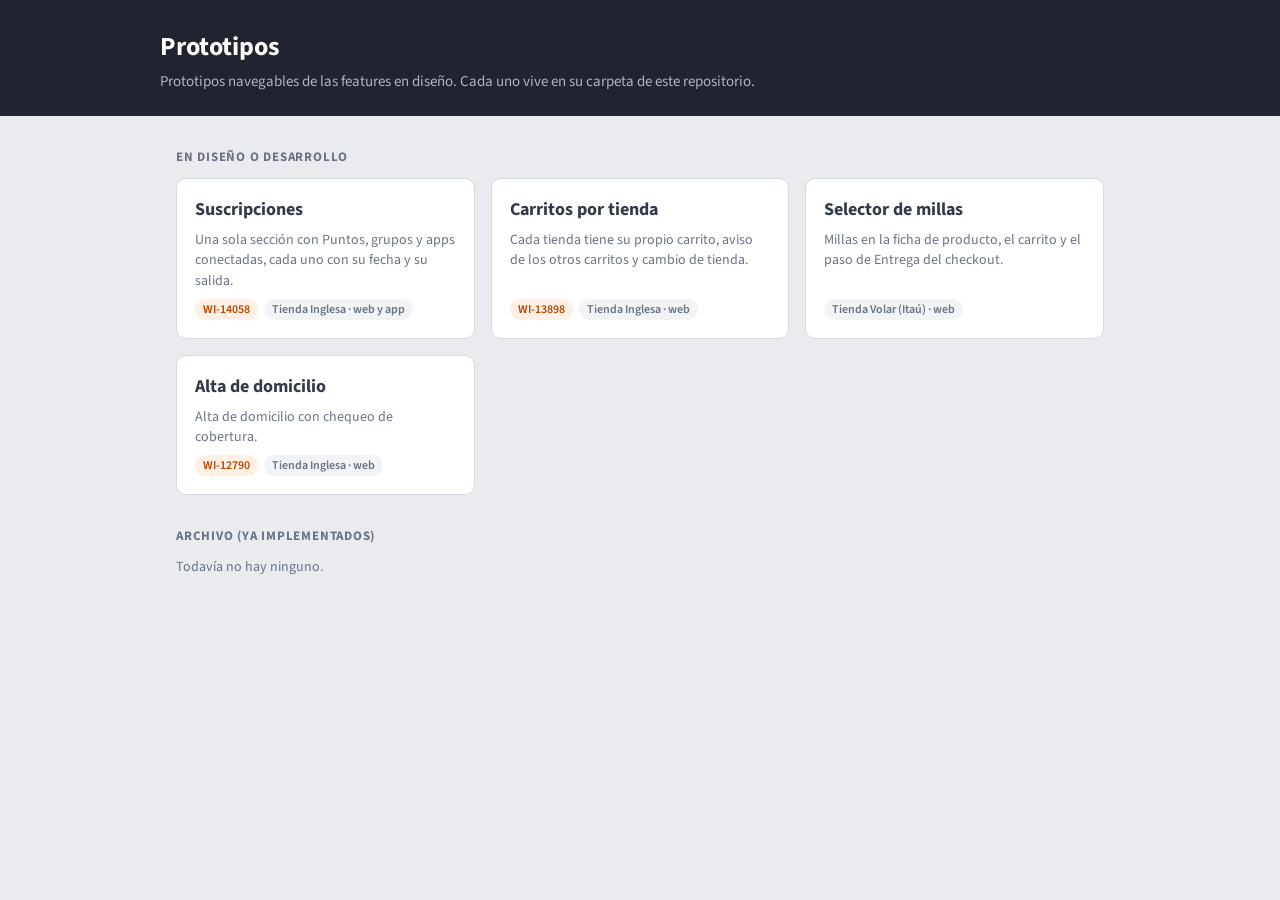
<file: index.html>
<!doctype html>
<html lang="es">
<head>
<meta charset="utf-8">
<meta name="viewport" content="width=device-width, initial-scale=1">
<title>Prototipos · Imasdev</title>
<link rel="preconnect" href="https://fonts.googleapis.com">
<link rel="preconnect" href="https://fonts.gstatic.com" crossorigin>
<link href="https://fonts.googleapis.com/css2?family=Source+Sans+3:wght@400;600;700&display=swap" rel="stylesheet">
<link rel="icon" href="data:image/svg+xml,%3Csvg xmlns=%27http://www.w3.org/2000/svg%27 viewBox=%270 0 16 16%27%3E%3Crect width=%2716%27 height=%2716%27 rx=%273%27 fill=%27%231F2430%27/%3E%3Crect x=%274%27 y=%275%27 width=%278%27 height=%276%27 rx=%271%27 fill=%27%23FF6200%27/%3E%3C/svg%3E">
<style>
  :root {
    --fondo: #E9EBEF;
    --barra: #1F2430;
    --tarjeta: #FFFFFF;
    --texto: #333A47;
    --suave: #6B7383;
    --borde: #D5D9E1;
    --acento: #FF6200;
  }
  * { box-sizing: border-box; }
  body { margin: 0; background: var(--fondo); color: var(--texto); font-family: 'Source Sans 3', system-ui, sans-serif; }
  header { background: var(--barra); color: #fff; padding: 28px 16px 24px; }
  header .ancho, main { max-width: 960px; margin: 0 auto; }
  h1 { margin: 0 0 6px; font-size: 26px; font-weight: 700; }
  header p { margin: 0; color: #AEB4C2; font-size: 15px; }
  main { padding: 24px 16px 48px; }
  h2 { font-size: 13px; text-transform: uppercase; letter-spacing: .06em; color: var(--suave); margin: 8px 0 12px; }
  .lista { display: grid; grid-template-columns: repeat(auto-fill, minmax(280px, 1fr)); gap: 16px; margin-bottom: 32px; }
  a.tarjeta { display: flex; flex-direction: column; gap: 8px; padding: 18px; background: var(--tarjeta); border: 1px solid var(--borde); border-radius: 10px; color: inherit; text-decoration: none; transition: border-color .15s, box-shadow .15s; }
  a.tarjeta:hover, a.tarjeta:focus-visible { border-color: var(--acento); box-shadow: 0 4px 14px rgba(31, 36, 48, .08); outline: none; }
  .tarjeta h3 { margin: 0; font-size: 18px; }
  .tarjeta p { margin: 0; font-size: 14px; line-height: 1.45; color: var(--suave); flex: 1; }
  .etiquetas { display: flex; flex-wrap: wrap; gap: 6px; }
  .etiquetas span { font-size: 12px; font-weight: 600; padding: 2px 8px; border-radius: 99px; background: #F1F3F6; color: var(--suave); }
  .etiquetas span.wi { background: #FFEFE5; color: #B84700; }
  .vacio { font-size: 14px; color: var(--suave); margin: 0 0 32px; }
</style>
</head>
<body>
<header>
  <div class="ancho">
    <h1>Prototipos</h1>
    <p>Prototipos navegables de las features en diseño. Cada uno vive en su carpeta de este repositorio.</p>
  </div>
</header>
<main>
  <h2>En diseño o desarrollo</h2>
  <div class="lista" id="activos"></div>
  <h2>Archivo (ya implementados)</h2>
  <div class="lista" id="archivo"></div>
</main>
<script>
  // Para sumar un prototipo: agregar una entrada acá. "archivo: true" lo pasa a la sección de implementados.
  const PROTOTIPOS = [
    { carpeta: 'suscripciones', titulo: 'Suscripciones', wi: 'WI-14058', canal: 'Tienda Inglesa · web y app',
      descripcion: 'Una sola sección con Puntos, grupos y apps conectadas, cada uno con su fecha y su salida.' },
    { carpeta: 'carritos-por-tienda', titulo: 'Carritos por tienda', wi: 'WI-13898', canal: 'Tienda Inglesa · web',
      descripcion: 'Cada tienda tiene su propio carrito, aviso de los otros carritos y cambio de tienda.' },
    { carpeta: 'selector-millas-itau', titulo: 'Selector de millas', canal: 'Tienda Volar (Itaú) · web',
      descripcion: 'Millas en la ficha de producto, el carrito y el paso de Entrega del checkout.' },
    { carpeta: 'cobertura-domicilios-web', titulo: 'Alta de domicilio', wi: 'WI-12790', canal: 'Tienda Inglesa · web',
      descripcion: 'Alta de domicilio con chequeo de cobertura.' },
  ];

  function tarjeta(p) {
    const a = document.createElement('a');
    a.className = 'tarjeta';
    a.href = p.carpeta + '/';
    const h3 = document.createElement('h3'); h3.textContent = p.titulo;
    const d = document.createElement('p'); d.textContent = p.descripcion;
    const et = document.createElement('div'); et.className = 'etiquetas';
    if (p.wi) { const s = document.createElement('span'); s.className = 'wi'; s.textContent = p.wi; et.append(s); }
    if (p.canal) { const s = document.createElement('span'); s.textContent = p.canal; et.append(s); }
    a.append(h3, d, et);
    return a;
  }

  for (const [id, enArchivo] of [['activos', false], ['archivo', true]]) {
    const cont = document.getElementById(id);
    const items = PROTOTIPOS.filter(p => !!p.archivo === enArchivo);
    if (items.length) items.forEach(p => cont.append(tarjeta(p)));
    else cont.outerHTML = '<p class="vacio">Todavía no hay ninguno.</p>';
  }
</script>
</body>
</html>
</file>
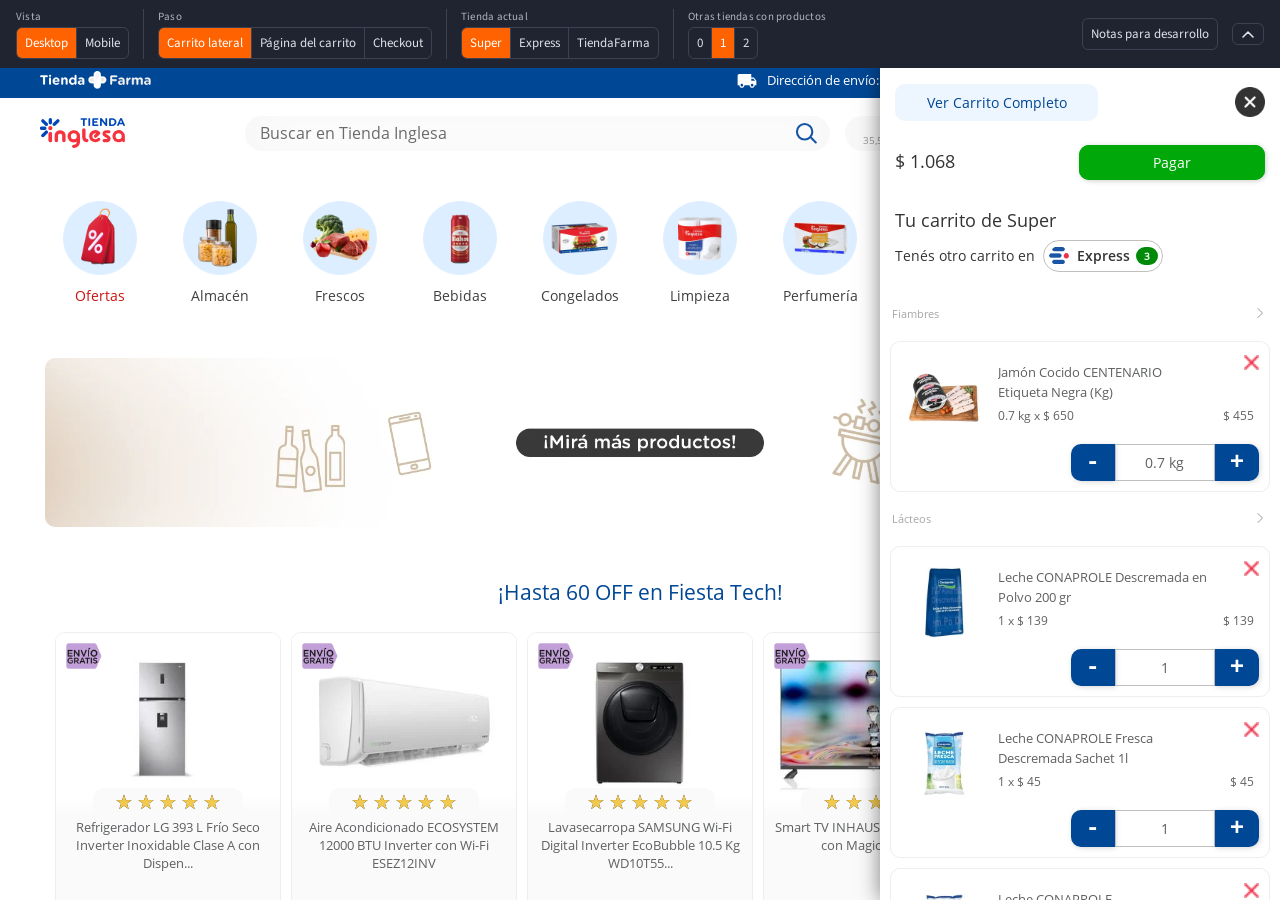
<file: carritos-por-tienda/index.html>
<!doctype html>
<html lang="es">
<head>
  <meta charset="utf-8">
  <meta name="viewport" content="width=device-width, initial-scale=1">
  <title>Carritos por tienda</title>
  <meta name="description" content="Prototipo: cada tienda tiene su propio carrito. Pastilla en la lista de tiendas, aviso en el carrito y en el checkout.">
  <link rel="preconnect" href="https://fonts.googleapis.com">
  <link rel="preconnect" href="https://fonts.gstatic.com" crossorigin>
  <link href="https://fonts.googleapis.com/css2?family=Source+Sans+3:ital,wght@0,200..900;1,200..900&display=swap" rel="stylesheet">
  <link rel="icon" href="data:image/svg+xml,%3Csvg xmlns=%27http://www.w3.org/2000/svg%27 viewBox=%270 0 16 16%27%3E%3Crect width=%2716%27 height=%2716%27 rx=%273%27 fill=%27%231F2430%27/%3E%3Crect x=%274%27 y=%275%27 width=%278%27 height=%276%27 rx=%271%27 fill=%27%23FF6200%27/%3E%3C/svg%3E">
  <link rel="stylesheet" href="css/nucleo.css?v=20261102-163930">
</head>
<body>
  <!-- La barra, la solapa y el marco de la pantalla los arma js/nucleo.js con la configuración de js/prototipo.js.
       css/prototipo.css no se enlaza acá: se carga dentro del marco (estilos en la configuración). -->
  <nav id="barra" aria-label="Controles del prototipo"></nav>
  <button type="button" id="solapa" aria-label="Mostrar la barra del prototipo" title="Mostrar la barra del prototipo"></button>

  <main id="escenario"></main>
  <div id="notas-capa"></div>

  <script src="js/nucleo.js?v=20261102-163930"></script>
  <script src="pantallas/inicio.js?v=20261102-163930"></script>
  <script src="pantallas/inicioMovil.js?v=20261102-163930"></script>
  <script src="pantallas/lateral.js?v=20261102-163930"></script>
  <script src="pantallas/menu.js?v=20261102-163930"></script>
  <script src="pantallas/carrito.js?v=20261102-163930"></script>
  <script src="pantallas/checkout.js?v=20261102-163930"></script>
  <script src="js/prototipo.js?v=20261102-163930"></script>
</body>
</html>
</file>
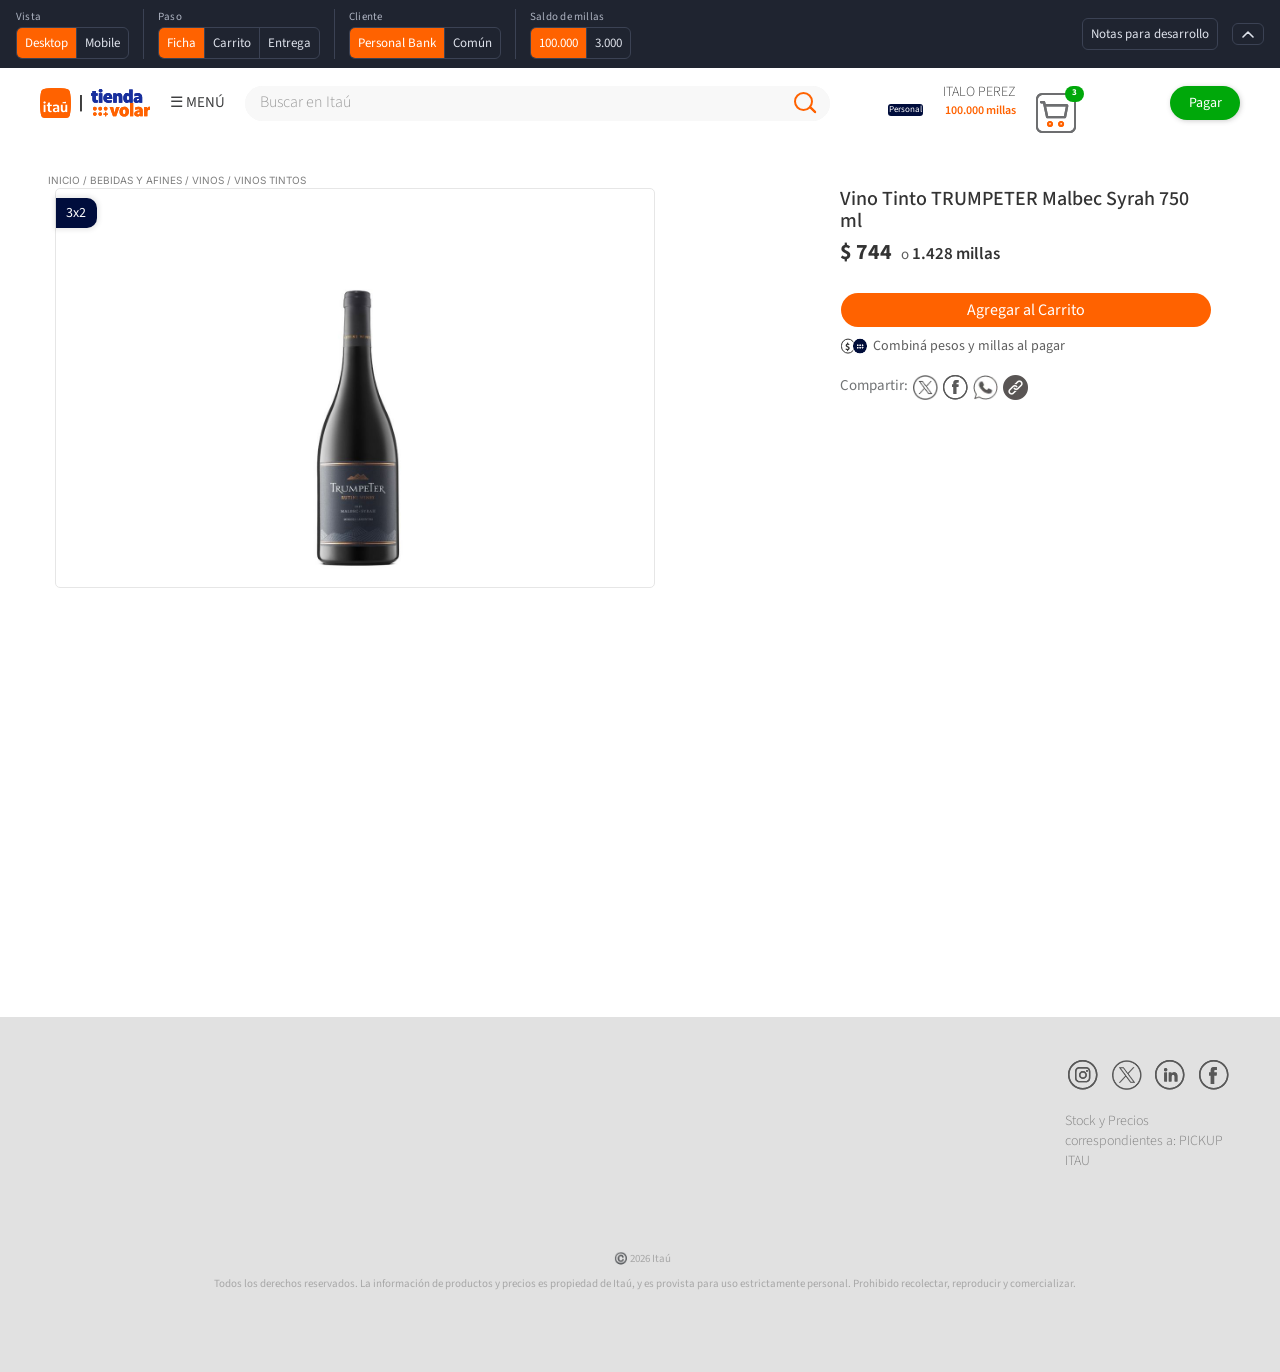
<file: selector-millas-itau/index.html>
<!doctype html>
<html lang="es">
<head>
  <meta charset="utf-8">
  <meta name="viewport" content="width=device-width, initial-scale=1">
  <title>Selector de millas · prototipo</title>
  <meta name="description" content="Prototipo navegable del nuevo selector de millas de Tienda Volar (Itaú): ficha, carrito y checkout.">
  <link rel="preconnect" href="https://fonts.googleapis.com">
  <link rel="preconnect" href="https://fonts.gstatic.com" crossorigin>
  <link href="https://fonts.googleapis.com/css2?family=Source+Sans+3:ital,wght@0,200..900;1,200..900&family=Inter:wght@400..700&family=Courier+Prime:wght@700&display=swap" rel="stylesheet">
  <link rel="icon" href="assets/icons/favicon.svg" type="image/svg+xml">
  <link rel="stylesheet" href="css/prototipo.css?v=20261027-112219">
</head>
<body>
  <nav id="barra" aria-label="Controles del prototipo">
    <span class="titulo">Selector de millas</span>

    <div class="grupo"><span>Vista</span>
      <div class="seg" id="b-vista">
        <button type="button" data-valor="desktop">Desktop</button>
        <button type="button" data-valor="mobile">Mobile</button>
      </div>
    </div>

    <div class="grupo"><span>Paso</span>
      <div class="seg" id="b-pasos">
        <button type="button" data-valor="ficha">Ficha</button>
        <button type="button" data-valor="carrito">Carrito</button>
        <button type="button" data-valor="entrega">Entrega</button>
      </div>
    </div>

    <div class="grupo"><span>Cliente</span>
      <div class="seg" id="b-cliente">
        <button type="button" data-valor="pb">Personal Bank</button>
        <button type="button" data-valor="comun">Común</button>
      </div>
    </div>

    <div class="grupo"><span>Saldo de millas</span>
      <div class="seg" id="b-saldo">
        <button type="button" data-valor="100000">100.000</button>
        <button type="button" data-valor="3000">3.000</button>
      </div>
    </div>

    <button type="button" class="accion notas" id="b-notas" aria-pressed="false">Notas para desarrollo</button>
    <button type="button" class="accion plegar" id="b-plegar" aria-label="Ocultar la barra" title="Ocultar la barra">
      <svg viewBox="0 0 12 8" aria-hidden="true"><path d="M1 7l5-5 5 5" fill="none" stroke="currentColor" stroke-width="1.6" stroke-linecap="round" stroke-linejoin="round"/></svg>
    </button>
  </nav>
  <button type="button" id="solapa" aria-label="Mostrar la barra del prototipo" title="Mostrar la barra del prototipo">
    <svg viewBox="0 0 12 8" aria-hidden="true"><path d="M1 1l5 5 5-5" fill="none" stroke="currentColor" stroke-width="1.6" stroke-linecap="round" stroke-linejoin="round"/></svg>
    Prototipo
  </button>

  <main id="escenario"></main>
  <div id="notas-capa"></div>

  <script src="js/reglas.js?v=20261027-112219"></script>
  <script src="pantallas/ficha-desktop.js?v=20261027-112219"></script>
  <script src="pantallas/ficha-mobile.js?v=20261027-112219"></script>
  <script src="pantallas/cajon-desktop.js?v=20261027-112219"></script>
  <script src="pantallas/cajon-mobile.js?v=20261027-112219"></script>
  <script src="pantallas/carrito-desktop.js?v=20261027-112219"></script>
  <script src="pantallas/carrito-mobile.js?v=20261027-112219"></script>
  <script src="pantallas/entrega-desktop.js?v=20261027-112219"></script>
  <script src="pantallas/entrega-retiro-desktop.js?v=20261027-112219"></script>
  <script src="pantallas/entrega-retiro-mobile.js?v=20261027-112219"></script>
  <script src="pantallas/entrega-mobile.js?v=20261027-112219"></script>
  <script src="js/app.js?v=20261027-112219"></script>
</body>
</html>
</file>
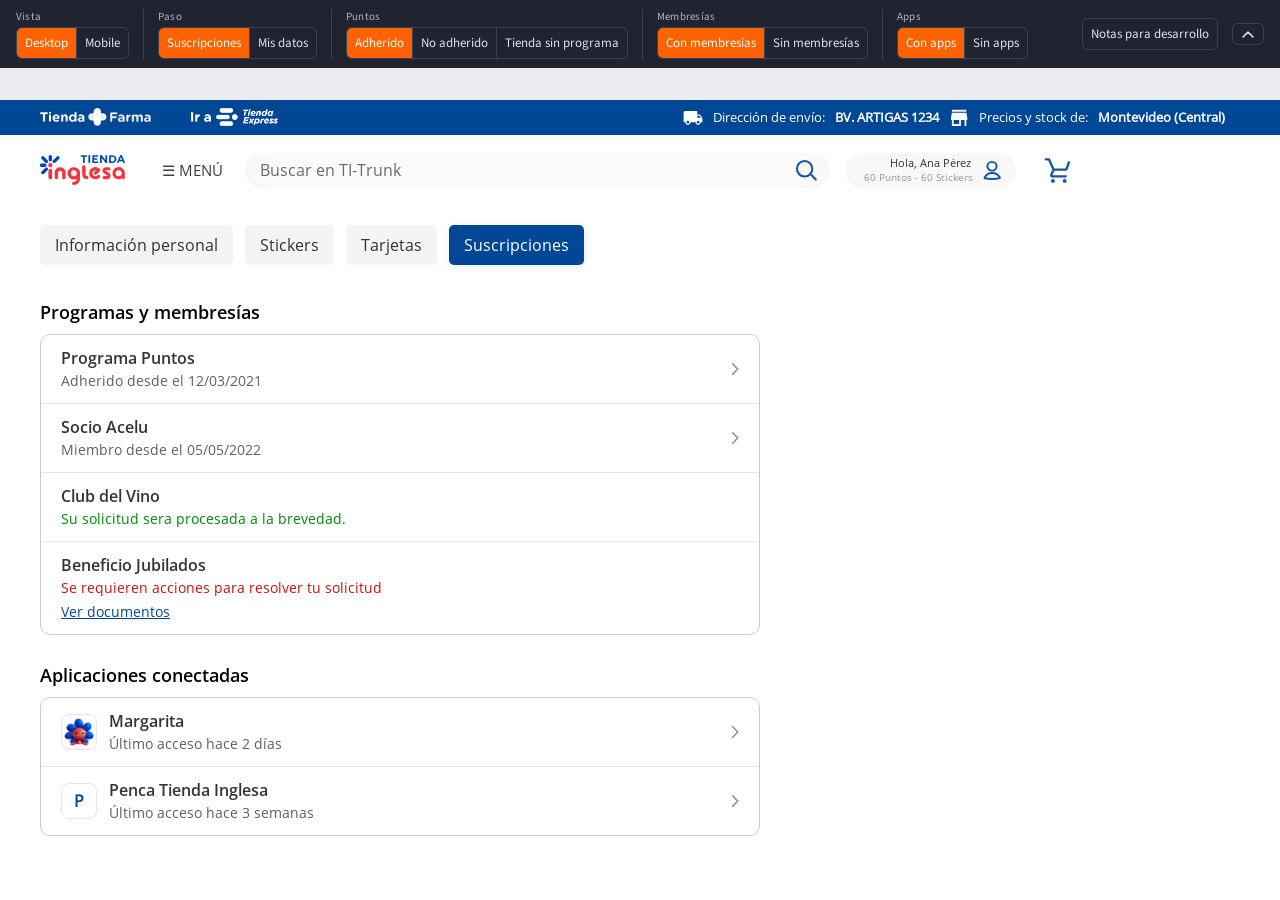
<file: suscripciones/index.html>
<!doctype html>
<html lang="es">
<head>
  <meta charset="utf-8">
  <meta name="viewport" content="width=device-width, initial-scale=1">
  <title>Suscripciones</title>
  <meta name="description" content="Prototipo sobre la pantalla real de Mis datos: una sola pestaña con Programa Puntos, membresías y apps conectadas.">
  <link rel="preconnect" href="https://fonts.googleapis.com">
  <link rel="preconnect" href="https://fonts.gstatic.com" crossorigin>
  <link href="https://fonts.googleapis.com/css2?family=Source+Sans+3:ital,wght@0,200..900;1,200..900&display=swap" rel="stylesheet">
  <link rel="icon" href="data:image/svg+xml,%3Csvg xmlns=%27http://www.w3.org/2000/svg%27 viewBox=%270 0 16 16%27%3E%3Crect width=%2716%27 height=%2716%27 rx=%273%27 fill=%27%231F2430%27/%3E%3Crect x=%274%27 y=%275%27 width=%278%27 height=%276%27 rx=%271%27 fill=%27%23FF6200%27/%3E%3C/svg%3E">
  <link rel="stylesheet" href="css/nucleo.css?v=20261119-154035">
</head>
<body>
  <!-- La barra, la solapa y el marco de la pantalla los arma js/nucleo.js con la configuración de js/prototipo.js.
       css/prototipo.css no se enlaza acá: se carga dentro del marco (estilos en la configuración). -->
  <nav id="barra" aria-label="Controles del prototipo"></nav>
  <button type="button" id="solapa" aria-label="Mostrar la barra del prototipo" title="Mostrar la barra del prototipo"></button>

  <main id="escenario"></main>
  <div id="notas-capa"></div>

  <script src="js/nucleo.js?v=20261119-154035"></script>
  <script src="pantallas/membresias.js?v=20261119-154035"></script>
  <script src="pantallas/datos.js?v=20261119-154035"></script>
  <script src="pantallas/bases-puntos.js?v=20261119-154035"></script>
  <script src="js/prototipo.js?v=20261119-154035"></script>
</body>
</html>
</file>
<file: carritos-por-tienda/css/nucleo.css>
/* Núcleo de la plantilla de prototipos: barra, solapa, marco de la pantalla (desktop y teléfono), panel de notas y aviso.
   Los pines y la pista de zonas van dentro del marco: sus estilos están en js/nucleo.js.
   No se edita al armar un prototipo: los estilos de la feature van en css/prototipo.css. */
:root {
  --barra: 56px;
  --ancho-movil: 390px;
  --nota-fondo: #FFF6CC;
  --nota-borde: #D9B800;
}

* { box-sizing: border-box; }

html, body {
  margin: 0;
  background: #E9EBEF;
  font-family: 'Source Sans 3', system-ui, sans-serif;
  color: #333;
}

/* ---------- Barra del prototipo ---------- */
#barra {
  position: fixed; inset: 0 0 auto 0; min-height: 56px; z-index: 100;
  display: flex; flex-wrap: wrap; align-items: center; gap: 8px 20px; padding: 9px 16px;
  background: #1F2430; color: #fff; font-size: 13px; white-space: nowrap;
}
#barra .titulo { font-weight: 700; font-size: 14px; margin-right: 4px; }
/* cada grupo: nombre arriba, opciones abajo */
#barra .grupo { display: inline-flex; flex-direction: column; align-items: flex-start; gap: 3px; }
#barra .grupo > span { font-size: 11px; letter-spacing: .02em; color: #AEB4C2; }
/* separador entre grupos de controles */
#barra .grupo + .grupo { border-left: 1px solid #3B4254; padding-left: 20px; }
#barra [hidden] { display: none !important; }
#barra .notas { margin-left: auto; }
/* sin notas, la flecha de plegar se va sola a la derecha */
#barra .grupo + .plegar, #barra .variantes + .plegar { margin-left: auto; }
/* variantes de diseño en evaluación, separadas de los controles del prototipo (vista, paso, datos del ejemplo) */
#barra .variantes {
  display: inline-flex; flex-wrap: wrap; align-items: flex-end; gap: 8px 20px; padding: 6px 12px 8px;
  border: 1px dashed #6B7385; border-radius: 8px;
}
#barra .rotulo-variantes { align-self: center; font-size: 11px; font-weight: 700; letter-spacing: .05em; text-transform: uppercase; color: #AEB4C2; }
#barra .seg { display: inline-flex; border: 1px solid #3B4254; border-radius: 6px; overflow: hidden; }
#barra button {
  font: inherit; color: #DDE1EA; background: transparent; border: 0; padding: 6px 10px; cursor: pointer;
}
/* separador entre opciones visibles (las ocultas no cuentan) */
#barra .seg button:not([hidden]) ~ button { border-left: 1px solid #3B4254; }
#barra button[aria-pressed="true"] { background: #FF6200; color: #fff; }
#barra button:disabled { color: #5D6476; cursor: not-allowed; }
#barra .accion { border: 1px solid #3B4254; border-radius: 6px; }
#barra .accion[aria-pressed="true"] { background: #D9B800; color: #1F2430; border-color: #D9B800; }
#barra .plegar { display: inline-flex; align-items: center; padding: 6px 9px; }
#barra .plegar svg, #solapa svg { width: 12px; height: 8px; }

/* Barra plegada: queda una solapa chica arriba a la derecha */
#solapa {
  display: none; position: fixed; top: 0; right: 16px; z-index: 100; align-items: center; gap: 6px;
  padding: 3px 10px 5px; border: 0; border-radius: 0 0 8px 8px; background: #1F2430; color: #DDE1EA;
  font: 600 11px 'Source Sans 3', sans-serif; letter-spacing: .03em; cursor: pointer; opacity: .85;
  box-shadow: 0 2px 8px rgba(0,0,0,.25);
}
#solapa:hover, #solapa:focus-visible { opacity: 1; color: #fff; }
body.barra-plegada #barra { display: none; }
body.barra-plegada #solapa { display: inline-flex; }
/* En pantallas medianas la barra se compacta para entrar en una fila */
@media (max-width: 1599px) {
  #barra .titulo { display: none; }
}
@media (max-width: 1439px) {
  #barra { column-gap: 14px; }
  #barra .grupo + .grupo { padding-left: 14px; }
  #barra button { padding: 6px 8px; }
}
/* En el celular la barra es una sola fila que se desliza de costado */
@media (max-width: 700px) {
  #barra { flex-wrap: nowrap; overflow-x: auto; padding: 8px 10px; gap: 10px; scrollbar-width: none; }
  #barra::-webkit-scrollbar { display: none; }
  #barra .grupo, #barra .accion, #barra .variantes { flex: none; }
  #barra .variantes { flex-wrap: nowrap; }
}

/* ---------- Escenario: el marco (iframe) de la pantalla ---------- */
/* La página no se desplaza: se desplaza la pantalla, dentro del marco */
html, body { height: 100%; overflow: hidden; }
#escenario { padding-top: var(--barra); }
.soporte { position: relative; background: #fff; height: calc(100vh - var(--barra)); height: calc(100dvh - var(--barra)); }
.marco { display: block; width: 100%; height: 100%; border: 0; background: #fff; }
/* Desktop: todo el ancho de la ventana (el ancho máximo del contenido lo pone la pantalla) */
#escenario.desktop .soporte { width: 100%; }
/* Mobile: el ancho de un teléfono, sin marco de dispositivo y de borde a borde en alto */
#escenario.mobile .soporte { width: var(--ancho-movil); margin: 0 auto; box-shadow: 0 0 24px rgba(0,0,0,.12); }
@media (max-width: 600px) {
  #escenario.mobile .soporte { width: 100%; box-shadow: none; }
}
/* Con el panel de notas abierto en una ventana ancha, la pantalla le deja lugar a la derecha */
@media (min-width: 901px) {
  #escenario.desktop.con-notas .soporte { width: calc(100% - 384px); }
  #escenario.mobile.con-notas .soporte { margin-left: max(16px, calc((100% - 384px - var(--ancho-movil)) / 2)); }
}

/* ---------- Notas para desarrollo ---------- */
.panel-notas {
  position: fixed; z-index: 90; right: 12px; top: calc(var(--barra) + 12px); width: 360px;
  max-height: calc(100vh - var(--barra) - 24px); overflow-y: auto;
  background: var(--nota-fondo); border: 1px solid var(--nota-borde); border-radius: 10px;
  box-shadow: 0 6px 24px rgba(0,0,0,.18); font-size: 13.5px; line-height: 1.45; color: #2F2A10;
}
.panel-notas header { position: sticky; top: 0; background: var(--nota-fondo); padding: 12px 14px 8px;
  border-bottom: 1px solid #EAD98A; font-weight: 700; font-size: 12px; letter-spacing: .04em; text-transform: uppercase; color: #6B5A00; }
.panel-notas ol { margin: 0; padding: 10px 14px 14px 14px; list-style: none; }
.panel-notas li { display: grid; grid-template-columns: 26px 1fr; gap: 8px; padding: 8px 0; border-bottom: 1px dashed #EAD98A; cursor: pointer; }
.panel-notas li:last-child { border-bottom: 0; }
.panel-notas li b.n { width: 22px; height: 22px; border-radius: 50%; background: #FFD84D; border: 2px solid #8A6D00;
  display: flex; align-items: center; justify-content: center; font-size: 11px; }
.panel-notas li.resaltada { background: rgba(255, 216, 77, .35); border-radius: 6px; }
.panel-notas code { font-size: 12px; background: rgba(0,0,0,.06); padding: 0 3px; border-radius: 3px; }
/* Panel de notas en pantallas angostas: abajo, sin tapar el teléfono entero */
@media (max-width: 900px) {
  .panel-notas { top: auto; bottom: 12px; left: 12px; right: 12px; width: auto; max-height: 38vh; }
}

/* ---------- Aviso (Prototipo.aviso) ---------- */
.modal-fondo { position: fixed; inset: 0; z-index: 120; background: rgba(0,0,0,.45); display: flex; align-items: center; justify-content: center; }
.modal { background: #fff; border-radius: 12px; padding: 22px 24px; max-width: 420px; box-shadow: 0 10px 40px rgba(0,0,0,.3); }
.modal h2 { margin: 0 0 8px; font-size: 18px; color: #464646; }
.modal p { margin: 0 0 16px; color: #5F6062; font-size: 14px; line-height: 1.5; }
.modal button { background: #FF6200; color: #fff; border: 0; border-radius: 17px; padding: 8px 20px; font: 400 14px 'Source Sans 3', sans-serif; cursor: pointer; }
.modal button.secundario { background: #fff; color: #DE5500; border: 1px solid #FF6200; margin-left: 8px; }
</file>
<file: selector-millas-itau/css/prototipo.css>
/* Tipografía del sitio: Myriad Pro (la del sitio de Itaú). Se toma de las fuentes instaladas en el equipo;
   si no está instalada, se usa Source Sans 3, que es la que reemplaza a Myriad Pro en el diseño de Penpot. */
@font-face { font-family: 'Myriad Sitio'; font-weight: 300; src: local('MyriadPro-Light'), local('Myriad Pro Light'); }
@font-face { font-family: 'Myriad Sitio'; font-weight: 400 500; src: local('MyriadPro-Regular'), local('Myriad Pro Regular'), local('Myriad Pro'); }
@font-face { font-family: 'Myriad Sitio'; font-weight: 400 500; font-style: italic; src: local('MyriadPro-It'), local('Myriad Pro Italic'); }
@font-face { font-family: 'Myriad Sitio'; font-weight: 600; src: local('MyriadPro-Semibold'), local('Myriad Pro Semibold'); }
@font-face { font-family: 'Myriad Sitio'; font-weight: 600; font-style: italic; src: local('MyriadPro-SemiboldIt'), local('Myriad Pro Semibold Italic'); }
@font-face { font-family: 'Myriad Sitio'; font-weight: 700 900; src: local('MyriadPro-Bold'), local('Myriad Pro Bold'); }

:root {
  --fuente-sitio: 'Myriad Sitio', 'Source Sans 3', sans-serif;
  --barra: 56px;
  --z: 1;
  --naranja: #FF6200;
  --naranja-oscuro: #DE5500;
  --gris-titulo: #464646;
  --gris-texto: #5F6062;
  --gris-ayuda: #767676; /* 4,54:1 sobre blanco (WCAG AA para texto chico) */
  --borde-campo: #CCCCCC;
  --azul-acento: #223F83;
  --azul-pb: #000D3C;
  --nota-fondo: #FFF6CC;
  --nota-borde: #D9B800;
}

* { box-sizing: border-box; }

html, body {
  margin: 0;
  background: #E9EBEF;
  font-family: 'Source Sans 3', 'Myriad Pro', system-ui, sans-serif;
  color: #333;
}

/* ---------- Barra del prototipo ---------- */
#barra {
  position: fixed; inset: 0 0 auto 0; min-height: 56px; z-index: 100;
  display: flex; flex-wrap: wrap; align-items: center; gap: 8px 20px; padding: 9px 16px;
  background: #1F2430; color: #fff; font-size: 13px; white-space: nowrap;
}
#barra .titulo { font-weight: 700; font-size: 14px; margin-right: 4px; }
/* cada grupo: nombre arriba, opciones abajo */
#barra .grupo { display: inline-flex; flex-direction: column; align-items: flex-start; gap: 3px; }
#barra .grupo > span { font-size: 11px; letter-spacing: .02em; }
/* separador entre grupos de controles */
#barra .grupo + .grupo { border-left: 1px solid #3B4254; padding-left: 20px; }
#barra [hidden] { display: none !important; }
#barra .notas { margin-left: auto; }
#barra .grupo > span { color: #AEB4C2; }
#barra .seg { display: inline-flex; border: 1px solid #3B4254; border-radius: 6px; overflow: hidden; }
#barra button {
  font: inherit; color: #DDE1EA; background: transparent; border: 0; padding: 6px 10px; cursor: pointer;
}
#barra .seg button + button { border-left: 1px solid #3B4254; }
#barra button[aria-pressed="true"] { background: #FF6200; color: #fff; }
#barra button:disabled { color: #5D6476; cursor: not-allowed; }
#barra .accion { border: 1px solid #3B4254; border-radius: 6px; }
#barra a.accion { color: #DDE1EA; text-decoration: none; padding: 6px 10px; }
#barra a.accion:hover { color: #fff; border-color: #6B7385; }
#barra .accion[aria-pressed="true"] { background: #D9B800; color: #1F2430; border-color: #D9B800; }
#barra .plegar { display: inline-flex; align-items: center; padding: 6px 9px; }
#barra .plegar svg, #solapa svg { width: 12px; height: 8px; }

/* Barra plegada: queda una solapa chica arriba a la derecha */
#solapa {
  display: none; position: fixed; top: 0; right: 16px; z-index: 100; align-items: center; gap: 6px;
  padding: 3px 10px 5px; border: 0; border-radius: 0 0 8px 8px; background: #1F2430; color: #DDE1EA;
  font: 600 11px 'Source Sans 3', sans-serif; letter-spacing: .03em; cursor: pointer; opacity: .85;
  box-shadow: 0 2px 8px rgba(0,0,0,.25);
}
#solapa:hover, #solapa:focus-visible { opacity: 1; color: #fff; }
body.barra-plegada #barra { display: none; }
body.barra-plegada #solapa { display: inline-flex; }
/* En pantallas medianas la barra se compacta para entrar en una fila */
@media (max-width: 1599px) {
  #barra .titulo { display: none; }
}
@media (max-width: 1439px) {
  #barra { column-gap: 14px; }
  #barra .grupo + .grupo { padding-left: 14px; }
  #barra button { padding: 6px 8px; }
}
/* En el celular la barra es una sola fila que se desliza de costado */
@media (max-width: 700px) {
  #barra { flex-wrap: nowrap; overflow-x: auto; padding: 8px 10px; gap: 10px; scrollbar-width: none; }
  #barra::-webkit-scrollbar { display: none; }
  #barra .titulo { display: none; }
  #barra .grupo, #barra .accion { flex: none; }
}

#escenario { padding-top: var(--barra); }

/* ---------- Lienzo desktop ---------- */
/* La página ocupa todo el ancho de la ventana; la pantalla del diseño va centrada encima */
.lienzo { position: relative; zoom: var(--z); background: #fff; overflow-x: clip; }
.lienzo .banda { position: absolute; left: 0; right: 0; }
/* En desktop la pantalla no recorta en horizontal: el logo del checkout, anclado al borde de la ventana, queda fuera de
   sus 1440 px cuando la ventana es más ancha. El lienzo ya recorta lo que se pase del ancho de la ventana. */
.lienzo > .pantalla { position: absolute; top: 0; overflow-x: visible; overflow-y: clip; }
/* overflow: clip (no hidden) para no romper el Resumen con position: sticky */
.pantalla { position: relative; background: #fff; overflow: clip; font-family: var(--fuente-sitio); }
.capa { position: absolute; }
.zona { position: absolute; cursor: pointer; border-radius: 8px; background: transparent; border: 0; padding: 0; }
/* Ficha sin unidades en el carrito: «Agregar al Carrito» con las medidas del botón del diseño de la ficha sin promo */
.zona.boton-agregar { background: #FF6200; border-radius: 17px; color: #fff; font: 400 16px/1 var(--fuente-sitio); }

/* Pantallas generadas desde Penpot (herramientas/gen.js): cajas, textos y vectores con posición absoluta */
.pv .b, .pv .t, .pv .v { position: absolute; box-sizing: border-box; }
.pv .t { display: flex; flex-direction: column; }
.pv .g { position: absolute; left: 0; top: 0; }
.pv .v svg { position: absolute; display: block; overflow: visible; }

/* Encabezado del carrito lateral: «$ X + N millas» */
.total-cajon { position: absolute; display: flex; align-items: baseline; gap: 5px; color: #464646; white-space: nowrap; }
.total-cajon .importe { font: 400 18px/1.44 var(--fuente-sitio); }
.total-cajon .unidad { font: italic 400 15px/1.4 var(--fuente-sitio); }
.zona:focus-visible { outline: 3px solid #223F83; outline-offset: 2px; }
/* Pista de zonas interactivas, igual a las "hotspot hints" de Figma (medidas en prototipos públicos de Figma):
   al tocar un lugar que no hace nada, cada zona que responde se cubre con un recuadro #30C2FF, borde de 2 px
   opaco por dentro y relleno al 50 %, encima del contenido y con esquinas rectas. Aparece de golpe, se
   desvanece y a los 0,7 s se corta con un 14 % de opacidad todavía visible. El borde mide 2 px de pantalla
   con cualquier zoom. */
.ver-zonas .zona::after, .ver-zonas .boton-continuar::after, .ver-zonas .boton-max::after,
.ver-zonas .campo::after, .ver-zonas .control::after, .ver-zonas .etiqueta-rut::after {
  content: ''; position: absolute; inset: 0; z-index: 1; pointer-events: none;
  border: calc(2px / var(--z)) solid #30C2FF; background: rgba(48, 194, 255, .5); border-radius: 0;
  opacity: 0; animation: pista-zona .7s linear;
}
/* Que el recuadro cubra también el borde propio del control */
.ver-zonas .campo::after, .ver-zonas .boton-max::after { inset: -1px; }
.ver-zonas .boton-max[aria-pressed="true"]::after { inset: -2px; }
@keyframes pista-zona {
  0% { opacity: 1; } 10% { opacity: .92; } 20% { opacity: .81; } 33% { opacity: .67; } 50% { opacity: .5; }
  66% { opacity: .37; } 80% { opacity: .25; } 90% { opacity: .19; } 100% { opacity: .14; }
}
@media (prefers-reduced-motion: reduce) {
  .ver-zonas .zona::after, .ver-zonas .boton-continuar::after, .ver-zonas .boton-max::after,
  .ver-zonas .campo::after, .ver-zonas .control::after, .ver-zonas .etiqueta-rut::after { animation: none; opacity: .6; }
}

/* ---------- Teléfono (mobile) ---------- */
/* Sin marco de dispositivo: de borde a borde en alto, con el ancho de un teléfono */
.telefono {
  position: relative; width: 390px; margin: 0 auto; background: #fff; overflow: hidden;
  height: calc(100vh - var(--barra)); height: calc(100dvh - var(--barra));
  box-shadow: 0 0 24px rgba(0,0,0,.12);
}
/* Sin barra de desplazamiento: se desplaza con el dedo, la rueda o arrastrando con el mouse */
.telefono .scroll, .telefono .cajon { scrollbar-width: none; -ms-overflow-style: none; }
.telefono .scroll::-webkit-scrollbar, .telefono .cajon::-webkit-scrollbar { display: none; }
.telefono .scroll { position: absolute; inset: 0; overflow-y: auto; overflow-x: hidden; cursor: grab; }
.telefono .arrastrando { cursor: grabbing; user-select: none; }
.telefono .pantalla { width: 390px; margin: 0 auto; }
@media (max-width: 600px) {
  .telefono { width: 100%; box-shadow: none; }
}

/* ---------- Carrito lateral ---------- */
.cajon-fondo { position: fixed; inset: var(--barra) 0 0 0; background: rgba(0,0,0,.45); z-index: 50; }
.cajon { position: fixed; top: var(--barra); right: 0; bottom: 0; overflow-y: auto; background: #fff; z-index: 51;
  box-shadow: -6px 0 24px rgba(0,0,0,.2); animation: entra .25s ease-out; }
.cajon .contenido { zoom: var(--z); }
.telefono .cajon-fondo { position: absolute; inset: 0; }
.telefono .cajon { position: absolute; top: 0; }
@keyframes entra { from { transform: translateX(100%); } to { transform: translateX(0); } }

/* ---------- Componentes nuevos (HTML real) ---------- */
.txt { position: absolute; white-space: nowrap; line-height: 1.42; }

/* Control deslizante */
.control { position: absolute; height: 44px; touch-action: none; }
.control .pista { position: absolute; left: 0; right: 0; top: 17px; height: 11px; border-radius: 5.5px; }
.control .relleno { position: absolute; left: 0; top: 0; height: 11px; border-radius: 5.5px; }
.control .tirador {
  position: absolute; top: 7px; width: 30px; height: 30px; border-radius: 6px;
  display: flex; align-items: center; justify-content: center; cursor: grab;
}
.control .tirador img { width: 17px; height: 14px; pointer-events: none; }
.control:focus-visible { outline: none; }
.control:focus-visible .tirador { outline: 3px solid #223F83; outline-offset: 2px; }
.control.arrastrando .tirador { cursor: grabbing; }
/* Cuando el valor salta (tocar el track, «Usar el máximo», teclado o campo) el tirador y el relleno se desplazan con
   animación; al arrastrar siguen al puntero sin demora. Misma curva que el resto de las animaciones; se anima siempre. */
.control .tirador { transition: left .25s cubic-bezier(.3,.7,.3,1); }
.control .relleno { transition: width .25s cubic-bezier(.3,.7,.3,1); }
.control.arrastrando .tirador, .control.arrastrando .relleno { transition: none; }

/* Campo de millas */
.campo {
  position: absolute; display: flex; align-items: center; justify-content: flex-end; gap: 6px;
  padding: 0 10px; background: #fff; border: 1px solid var(--borde, var(--borde-campo)); border-radius: 4px;
}
.campo input {
  border: 0; outline: 0; background: transparent; padding: 0; margin: 0; min-width: 0; width: 100%;
  text-align: right; font: 400 16px var(--fuente-sitio); color: #000;
}
.campo span { font-size: 13px; color: #636363; }
/* Foco: borde y aureola difuminada del mismo color, el naranja de los botones (#FF6200) con transparencia */
.campo:focus-within { border-color: rgba(255, 98, 0, .2); box-shadow: 0 0 6px 3px rgba(255, 98, 0, .2); }

/* "Usar el máximo" (Entrega, funciona como interruptor). Los colores vienen del segmento (COLORES en app.js):
   Personal Bank azul, cliente común naranja. Activo: fondo suave, borde de 2 px, semibold y una tilde antes del texto. */
.boton-max {
  position: absolute; display: flex; align-items: center; justify-content: center;
  background: #fff; border: 1px solid var(--bm-borde, #FF6200); color: var(--bm-texto, var(--naranja-oscuro));
  font: 400 14px var(--fuente-sitio); cursor: pointer; padding: 0;
}
/* Animación al activar (como el botón segmentado de Material 3): la ranura de la tilde se abre de 0 a 21 px
   (tilde de 16 + 5 de separación) en 200 ms, así el texto se desliza 10,5 px y tilde y texto quedan centrados juntos;
   la tilde entra con fundido y escala desde 0, anclada abajo a la izquierda. Al desactivar, la tilde se va sin
   animación y la ranura se cierra (el texto vuelve deslizándose). Misma técnica que la etiqueta de ahorro
   (grid-template-columns 0fr ↔ 1fr, sin medir con JS). Se anima siempre: no depende de «reducir movimiento». */
.boton-max .ranura { display: inline-grid; grid-template-columns: 0fr; transition: grid-template-columns .2s cubic-bezier(.3,.7,.3,1); }
.boton-max .ranura > span { min-width: 0; overflow: hidden; display: flex; }
.boton-max .tilde { width: 16px; height: 16px; flex: none; margin-right: 5px; opacity: 0; transform: scale(0); transform-origin: 0 100%; }
/* Para que la frase no cambie de ancho al activarse, el estado normal lleva un espaciado de .017em:
   en Myriad Pro 14 px la semibold mide 93 px y la normal 89,7 px. */
.boton-max { letter-spacing: .017em; }
.boton-max[aria-pressed="true"] {
  background: var(--bm-activo-fondo, #FFE0CC); border: 2px solid var(--bm-activo-borde, #DE5500);
  color: var(--bm-activo-texto, #A84300); font-weight: 600; letter-spacing: 0;
}
/* Hover (solo con mouse, así no queda «pegado» en pantallas táctiles): el fondo toma el color del texto al 8 % sobre el
   fondo del estado (capa de estado de Material 3). En cliente común el texto se oscurece a #9A3D00 para no bajar de 4,5:1. */
@media (hover: hover) {
  .boton-max:hover { background: var(--bm-hover-fondo, #FCF1EB); color: var(--bm-hover-texto, #9A3D00); }
  .boton-max[aria-pressed="true"]:hover { background: var(--bm-hover-activo-fondo, #F8D3BC); color: var(--bm-hover-activo-texto, #9A3D00); }
}
/* Foco con teclado: el mismo contorno que el resto del prototipo (zonas tocables y tirador del control) */
.boton-max:focus-visible { outline: 3px solid #223F83; outline-offset: 2px; }
.boton-max[aria-pressed="true"] .ranura { grid-template-columns: 1fr; }
.boton-max[aria-pressed="true"] .tilde { opacity: 1; transform: scale(1); transition: opacity .2s ease, transform .2s cubic-bezier(.3,.7,.3,1); }

/* Panel de millas de Entrega: la pregunta es la cabecera, adentro y sin banda. Fondo y borde según el segmento;
   el borde es interior (como el trazo de Penpot), así no corre el contenido. */
.tarjeta-millas { position: absolute; background: var(--panel-fondo, #F4F5F9); border-radius: 15px;
  box-shadow: inset 0 0 0 1px var(--panel-borde, #DEE2EC); overflow: hidden; }
.tarjeta-millas .pregunta { font-size: 18px; font-weight: 600; color: var(--gris-titulo); }
.tarjeta-millas .saldo { font-size: 14px; color: #000; }
.tarjeta-millas .escala { font-size: 12px; color: var(--gris-ayuda); }
.tarjeta-millas .divisoria { position: absolute; height: 1px; background: var(--panel-divisoria, #B8BDC9); }
.tarjeta-millas .total { font-size: 14px; font-weight: 700; color: var(--gris-titulo); }
.tarjeta-millas .total-monto { font-size: 16px; }

/* Entrega por etapas: lo que está debajo de la consulta de dirección aparece al elegirla */
.tras-direccion { transition: opacity .35s ease, transform .35s ease; }
.sin-direccion .tras-direccion { opacity: 0; transform: translateY(-10px); visibility: hidden; transition: none; pointer-events: none; }
.sel-direccion { border-radius: 4px; }
.sel-direccion select { position: absolute; inset: 0; width: 100%; height: 100%; opacity: 0; cursor: pointer; font: 400 14px var(--fuente-sitio); }
.sel-direccion:focus-within { outline: 3px solid #223F83; outline-offset: 2px; }

/* Etiqueta de ahorro */
.etiqueta-ahorro {
  position: absolute; display: inline-flex; align-items: center; gap: 6px; height: 26px;
  padding: 0 10px 0 8px; border-radius: 4px; font-size: 14px; white-space: nowrap;
}
.etiqueta-ahorro svg { width: 16px; height: 16px; flex: none; }
.etiqueta-ahorro .ico { display: flex; }
.etiqueta-ahorro .monto { font-weight: 600; }
/* Cada cifra (y el punto de los miles) es un compartimento que entra o sale animando su ancho (0fr ↔ 1fr, sin medir
   nada con JS) y su opacidad; la etiqueta, anclada a la derecha, se ensancha o se angosta sin saltos.
   La animación NO depende del ajuste de animaciones del sistema: se anima siempre, también con «reducir movimiento»
   (Windows lo activa solo en sesiones de Escritorio Remoto). Decisión de diseño, ver la especificación. */
.etiqueta-ahorro .cifras { display: inline-flex; }
.etiqueta-ahorro .dig { display: inline-grid; grid-template-columns: 0fr; opacity: 0; transition: grid-template-columns .25s cubic-bezier(.3,.7,.3,1), opacity .25s ease; }
.etiqueta-ahorro .dig > span { min-width: 0; overflow: hidden; white-space: pre; }
.etiqueta-ahorro .dig.on { grid-template-columns: 1fr; opacity: 1; }
.etiqueta-ahorro .dig.sin-transicion { transition: none; }
.solo-lectores { position: absolute; width: 1px; height: 1px; overflow: hidden; clip: rect(0 0 0 0); white-space: nowrap; }

/* Resumen (desktop): caja fija al hacer scroll */
.columna-resumen { position: absolute; }
.resumen {
  position: sticky; top: 16px; width: 278px; background: #fff; border: 1px solid #E6E6E6; border-radius: 5px;
}
.resumen .fila { position: absolute; height: 34px; display: flex; align-items: center; font-size: 14px; font-weight: 300; }
.resumen .titulo.envio { color: #333333; }
.resumen .titulo { position: absolute; left: 0; right: 0; text-align: center; color: var(--naranja); font-size: 14px; }
.resumen .hr { position: absolute; left: 2px; right: 2px; top: 38px; height: 1px; background: #EEEEEE; }
.resumen .sep { position: absolute; height: 2px; background: #D6D6D6; }
.chevron { display: block; width: 10px; height: 6px; }

/* Filas del Resumen del carrito completo (escenario con tope) */
.fila-resumen { position: absolute; display: flex; align-items: center; justify-content: space-between; font-size: 14px; font-weight: 300; }
.separador-resumen { position: absolute; height: 2px; background: #D6D6D6; }

/* «Necesito factura con RUT»: el checkbox nativo del navegador, como en el sitio (13 × 13, sin estilo propio) */
.etiqueta-rut { cursor: pointer; }
.etiqueta-rut input { position: absolute; margin: 0; width: 13px; height: 13px; cursor: pointer; }

/* Botón Continuar de Entrega, desktop y mobile (cambia de texto al saltear el pago); sombra como en el diseño */
.boton-continuar {
  position: absolute; display: flex; align-items: center; justify-content: center; border: 0; cursor: pointer;
  background: #FF6200; color: #fff; border-radius: 17px; font: 400 14px var(--fuente-sitio);
  box-shadow: 1px 1px 5px rgba(62,63,64,.25);
}

/* Contador del carrito */
.contador { position: absolute; background: #00A80A; color: #fff; border-radius: 8px; font-size: 9px; font-weight: 700;
  display: flex; align-items: center; justify-content: center; pointer-events: none; }

/* ---------- Notas para desarrollo ---------- */
.pin {
  position: absolute; z-index: 40; width: 24px; height: 24px; margin: -12px 0 0 -12px; border-radius: 50%;
  background: #FFD84D; border: 2px solid #8A6D00; color: #4A3A00; font: 700 12px 'Source Sans 3', sans-serif;
  display: flex; align-items: center; justify-content: center; cursor: pointer; box-shadow: 0 1px 4px rgba(0,0,0,.3);
}
.pin[aria-expanded="true"] { background: #1F2430; color: #FFD84D; border-color: #FFD84D; }
.panel-notas {
  position: fixed; z-index: 90; right: 12px; top: calc(var(--barra) + 12px); width: 360px;
  max-height: calc(100vh - var(--barra) - 24px); overflow-y: auto;
  background: var(--nota-fondo); border: 1px solid var(--nota-borde); border-radius: 10px;
  box-shadow: 0 6px 24px rgba(0,0,0,.18); font-size: 13.5px; line-height: 1.45; color: #2F2A10;
}
.panel-notas header { position: sticky; top: 0; background: var(--nota-fondo); padding: 12px 14px 8px;
  border-bottom: 1px solid #EAD98A; font-weight: 700; font-size: 12px; letter-spacing: .04em; text-transform: uppercase; color: #6B5A00; }
.panel-notas ol { margin: 0; padding: 10px 14px 14px 14px; list-style: none; }
.panel-notas li { display: grid; grid-template-columns: 26px 1fr; gap: 8px; padding: 8px 0; border-bottom: 1px dashed #EAD98A; }
.panel-notas li:last-child { border-bottom: 0; }
.panel-notas li b.n { width: 22px; height: 22px; border-radius: 50%; background: #FFD84D; border: 2px solid #8A6D00;
  display: flex; align-items: center; justify-content: center; font-size: 11px; }
.panel-notas li.resaltada { background: rgba(255, 216, 77, .35); border-radius: 6px; }
.panel-notas code { font-size: 12px; background: rgba(0,0,0,.06); padding: 0 3px; border-radius: 3px; }


/* ---------- Fin del recorrido ---------- */
.modal-fondo { position: fixed; inset: 0; z-index: 120; background: rgba(0,0,0,.45); display: flex; align-items: center; justify-content: center; }
.modal { background: #fff; border-radius: 12px; padding: 22px 24px; max-width: 420px; box-shadow: 0 10px 40px rgba(0,0,0,.3); }
.modal h2 { margin: 0 0 8px; font-size: 18px; color: var(--gris-titulo); }
.modal p { margin: 0 0 16px; color: var(--gris-texto); font-size: 14px; line-height: 1.5; }
.modal button { background: #FF6200; color: #fff; border: 0; border-radius: 17px; padding: 8px 20px; font: 400 14px 'Source Sans 3', sans-serif; cursor: pointer; }
.modal button.secundario { background: #fff; color: #DE5500; border: 1px solid #FF6200; margin-left: 8px; }

/* Panel de notas en pantallas angostas: abajo, sin tapar el teléfono entero */
@media (max-width: 900px) {
  .panel-notas { top: auto; bottom: 12px; left: 12px; right: 12px; width: auto; max-height: 38vh; }
}
</file>
<file: suscripciones/css/nucleo.css>
/* Núcleo de la plantilla de prototipos: barra, solapa, marco de la pantalla (desktop y teléfono), panel de notas y aviso.
   Los pines y la pista de zonas van dentro del marco: sus estilos están en js/nucleo.js.
   No se edita al armar un prototipo: los estilos de la feature van en css/prototipo.css. */
:root {
  --barra: 56px;
  --ancho-movil: 390px;
  --nota-fondo: #FFF6CC;
  --nota-borde: #D9B800;
}

* { box-sizing: border-box; }

html, body {
  margin: 0;
  background: #E9EBEF;
  font-family: 'Source Sans 3', system-ui, sans-serif;
  color: #333;
}

/* ---------- Barra del prototipo ---------- */
#barra {
  position: fixed; inset: 0 0 auto 0; min-height: 56px; z-index: 100;
  display: flex; flex-wrap: wrap; align-items: center; gap: 8px 20px; padding: 9px 16px;
  background: #1F2430; color: #fff; font-size: 13px; white-space: nowrap;
}
#barra .titulo { font-weight: 700; font-size: 14px; margin-right: 4px; }
/* cada grupo: nombre arriba, opciones abajo */
#barra .grupo { display: inline-flex; flex-direction: column; align-items: flex-start; gap: 3px; }
#barra .grupo > span { font-size: 11px; letter-spacing: .02em; color: #AEB4C2; }
/* separador entre grupos de controles */
#barra .grupo + .grupo { border-left: 1px solid #3B4254; padding-left: 20px; }
#barra [hidden] { display: none !important; }
#barra .notas { margin-left: auto; }
/* sin notas, la flecha de plegar se va sola a la derecha */
#barra .grupo + .plegar, #barra .variantes + .plegar { margin-left: auto; }
/* variantes de diseño en evaluación, separadas de los controles del prototipo (vista, paso, datos del ejemplo) */
#barra .variantes {
  display: inline-flex; flex-wrap: wrap; align-items: flex-end; gap: 8px 20px; padding: 6px 12px 8px;
  border: 1px dashed #6B7385; border-radius: 8px;
}
#barra .rotulo-variantes { align-self: center; font-size: 11px; font-weight: 700; letter-spacing: .05em; text-transform: uppercase; color: #AEB4C2; }
#barra .seg { display: inline-flex; border: 1px solid #3B4254; border-radius: 6px; overflow: hidden; }
#barra button {
  font: inherit; color: #DDE1EA; background: transparent; border: 0; padding: 6px 10px; cursor: pointer;
}
/* separador entre opciones visibles (las ocultas no cuentan) */
#barra .seg button:not([hidden]) ~ button { border-left: 1px solid #3B4254; }
#barra button[aria-pressed="true"] { background: #FF6200; color: #fff; }
#barra button:disabled { color: #5D6476; cursor: not-allowed; }
#barra .accion { border: 1px solid #3B4254; border-radius: 6px; }
#barra .accion[aria-pressed="true"] { background: #D9B800; color: #1F2430; border-color: #D9B800; }
#barra .plegar { display: inline-flex; align-items: center; padding: 6px 9px; }
#barra .plegar svg, #solapa svg { width: 12px; height: 8px; }

/* Barra plegada: queda una solapa chica arriba a la derecha */
#solapa {
  display: none; position: fixed; top: 0; right: 16px; z-index: 100; align-items: center; gap: 6px;
  padding: 3px 10px 5px; border: 0; border-radius: 0 0 8px 8px; background: #1F2430; color: #DDE1EA;
  font: 600 11px 'Source Sans 3', sans-serif; letter-spacing: .03em; cursor: pointer; opacity: .85;
  box-shadow: 0 2px 8px rgba(0,0,0,.25);
}
#solapa:hover, #solapa:focus-visible { opacity: 1; color: #fff; }
body.barra-plegada #barra { display: none; }
body.barra-plegada #solapa { display: inline-flex; }
/* En pantallas medianas la barra se compacta para entrar en una fila */
@media (max-width: 1599px) {
  #barra .titulo { display: none; }
}
@media (max-width: 1439px) {
  #barra { column-gap: 14px; }
  #barra .grupo + .grupo { padding-left: 14px; }
  #barra button { padding: 6px 8px; }
}
/* En el celular la barra es una sola fila que se desliza de costado */
@media (max-width: 700px) {
  #barra { flex-wrap: nowrap; overflow-x: auto; padding: 8px 10px; gap: 10px; scrollbar-width: none; }
  #barra::-webkit-scrollbar { display: none; }
  #barra .grupo, #barra .accion, #barra .variantes { flex: none; }
  #barra .variantes { flex-wrap: nowrap; }
}

/* ---------- Escenario: el marco (iframe) de la pantalla ---------- */
/* La página no se desplaza: se desplaza la pantalla, dentro del marco */
html, body { height: 100%; overflow: hidden; }
#escenario { padding-top: var(--barra); }
.soporte { position: relative; background: #fff; height: calc(100vh - var(--barra)); height: calc(100dvh - var(--barra)); }
.marco { display: block; width: 100%; height: 100%; border: 0; background: #fff; }
/* Desktop: todo el ancho de la ventana (el ancho máximo del contenido lo pone la pantalla) */
#escenario.desktop .soporte { width: 100%; }
/* Mobile: el ancho de un teléfono, sin marco de dispositivo y de borde a borde en alto */
#escenario.mobile .soporte { width: var(--ancho-movil); margin: 0 auto; box-shadow: 0 0 24px rgba(0,0,0,.12); }
@media (max-width: 600px) {
  #escenario.mobile .soporte { width: 100%; box-shadow: none; }
}
/* Con el panel de notas abierto en una ventana ancha, la pantalla le deja lugar a la derecha */
@media (min-width: 901px) {
  #escenario.desktop.con-notas .soporte { width: calc(100% - 384px); }
  #escenario.mobile.con-notas .soporte { margin-left: max(16px, calc((100% - 384px - var(--ancho-movil)) / 2)); }
}

/* ---------- Notas para desarrollo ---------- */
.panel-notas {
  position: fixed; z-index: 90; right: 12px; top: calc(var(--barra) + 12px); width: 360px;
  max-height: calc(100vh - var(--barra) - 24px); overflow-y: auto;
  background: var(--nota-fondo); border: 1px solid var(--nota-borde); border-radius: 10px;
  box-shadow: 0 6px 24px rgba(0,0,0,.18); font-size: 13.5px; line-height: 1.45; color: #2F2A10;
}
.panel-notas header { position: sticky; top: 0; background: var(--nota-fondo); padding: 12px 14px 8px;
  border-bottom: 1px solid #EAD98A; font-weight: 700; font-size: 12px; letter-spacing: .04em; text-transform: uppercase; color: #6B5A00; }
.panel-notas ol { margin: 0; padding: 10px 14px 14px 14px; list-style: none; }
.panel-notas li { display: grid; grid-template-columns: 26px 1fr; gap: 8px; padding: 8px 0; border-bottom: 1px dashed #EAD98A; cursor: pointer; }
.panel-notas li:last-child { border-bottom: 0; }
.panel-notas li b.n { width: 22px; height: 22px; border-radius: 50%; background: #FFD84D; border: 2px solid #8A6D00;
  display: flex; align-items: center; justify-content: center; font-size: 11px; }
.panel-notas li.resaltada { background: rgba(255, 216, 77, .35); border-radius: 6px; }
.panel-notas code { font-size: 12px; background: rgba(0,0,0,.06); padding: 0 3px; border-radius: 3px; }
/* Panel de notas en pantallas angostas: abajo, sin tapar el teléfono entero */
@media (max-width: 900px) {
  .panel-notas { top: auto; bottom: 12px; left: 12px; right: 12px; width: auto; max-height: 38vh; }
}

/* ---------- Aviso (Prototipo.aviso) ---------- */
.modal-fondo { position: fixed; inset: 0; z-index: 120; background: rgba(0,0,0,.45); display: flex; align-items: center; justify-content: center; }
.modal { background: #fff; border-radius: 12px; padding: 22px 24px; max-width: 420px; box-shadow: 0 10px 40px rgba(0,0,0,.3); }
.modal h2 { margin: 0 0 8px; font-size: 18px; color: #464646; }
.modal p { margin: 0 0 16px; color: #5F6062; font-size: 14px; line-height: 1.5; }
.modal button { background: #FF6200; color: #fff; border: 0; border-radius: 17px; padding: 8px 20px; font: 400 14px 'Source Sans 3', sans-serif; cursor: pointer; }
.modal button.secundario { background: #fff; color: #DE5500; border: 1px solid #FF6200; margin-left: 8px; }
</file>
